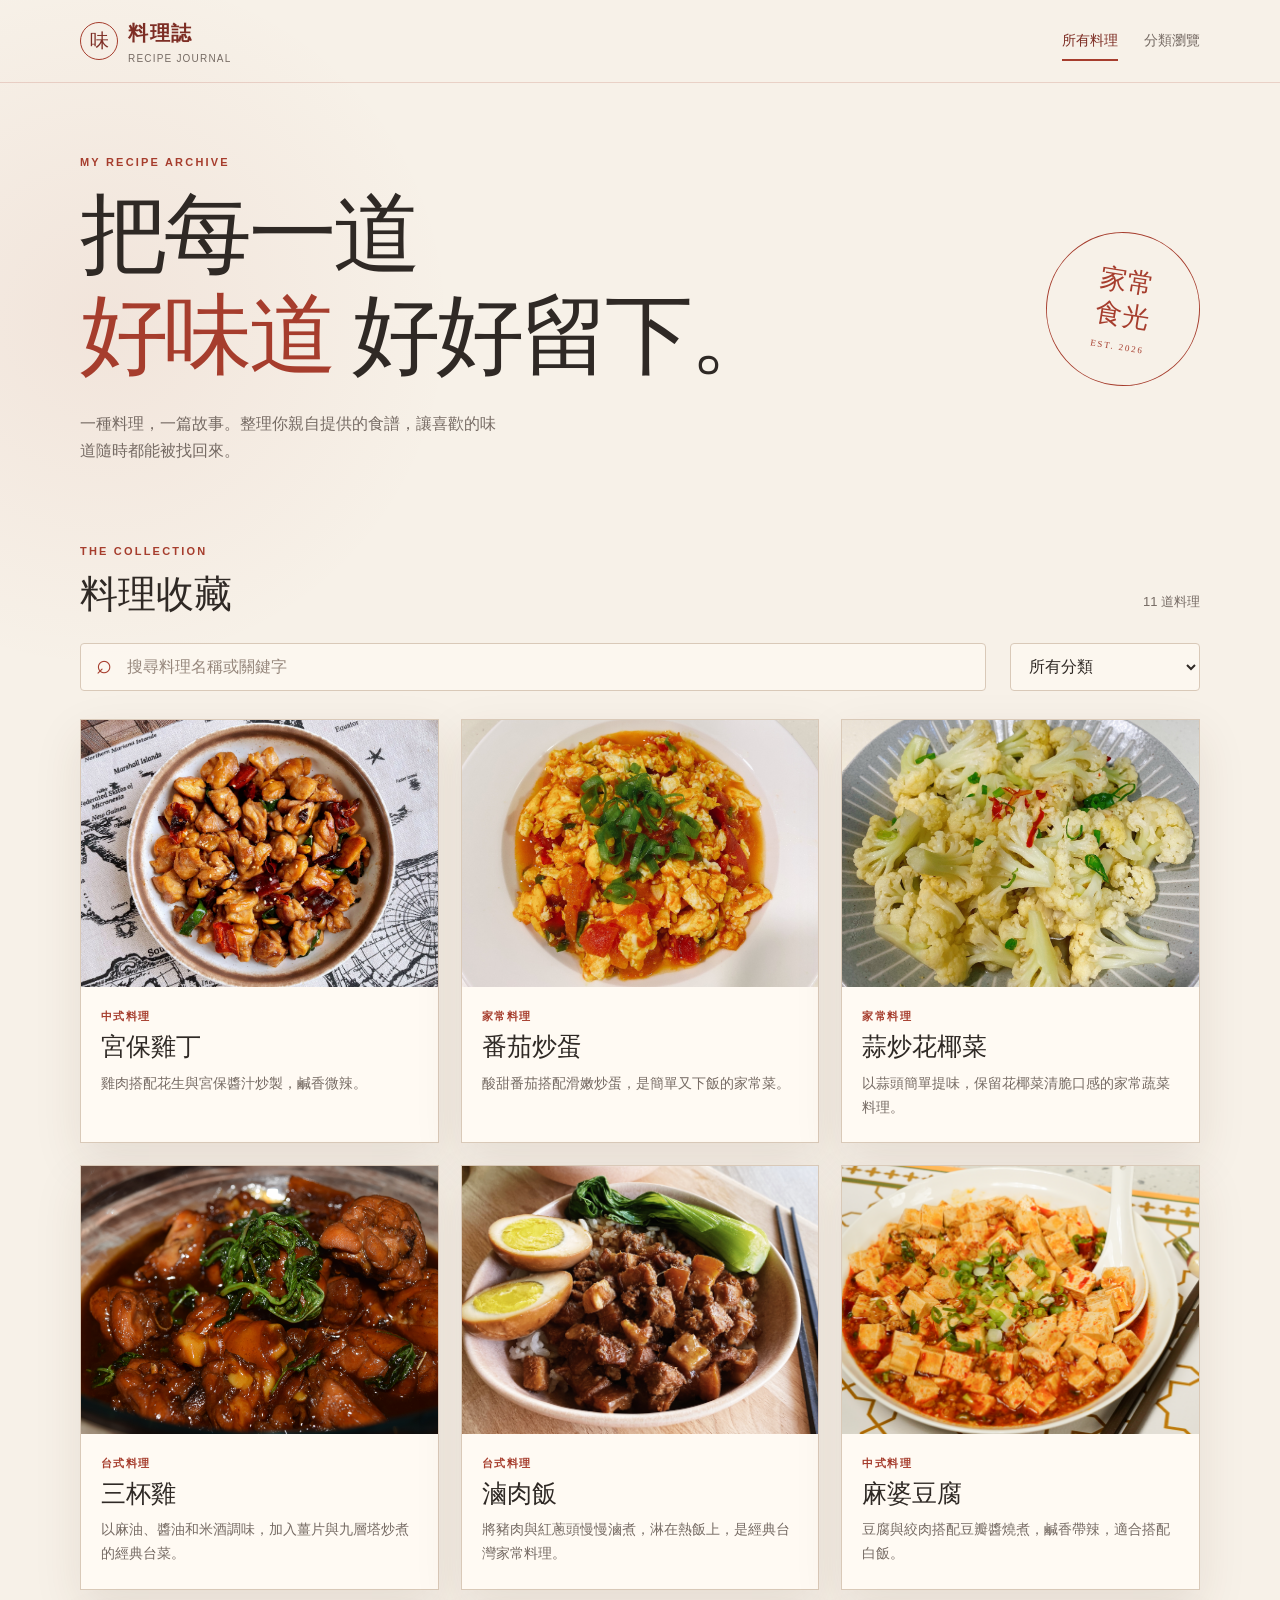
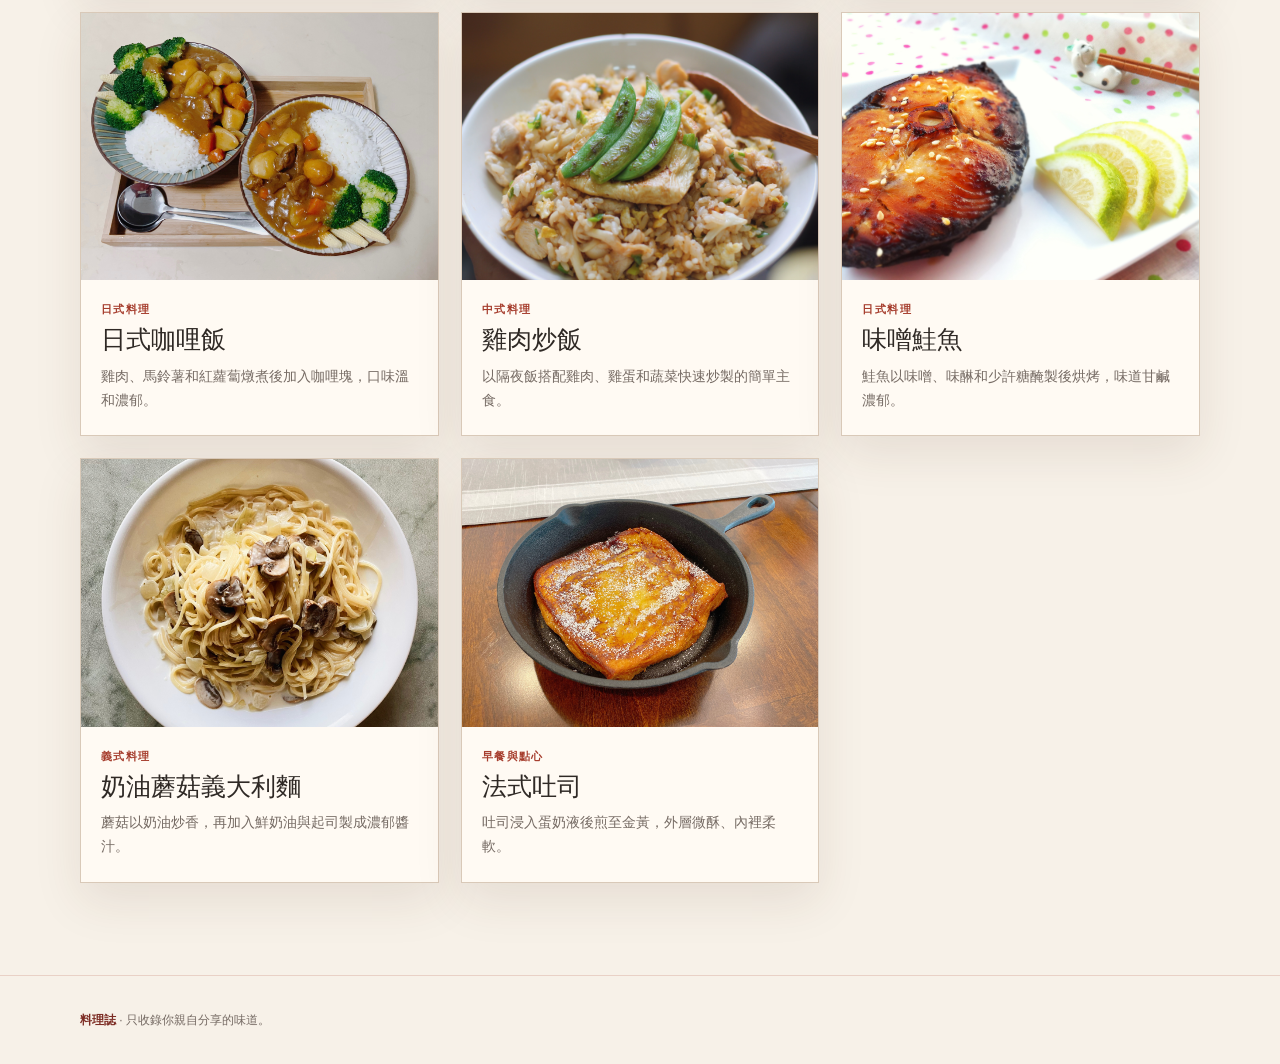
<file: index.html>
<!doctype html>
<html lang="zh-Hant">
  <head>
    <meta charset="utf-8">
    <meta name="viewport" content="width=device-width, initial-scale=1">
    <meta name="description" content="整理個人料理食譜的公開網站。">
    <title>料理誌｜料理食譜整理</title>
    <link rel="stylesheet" href="css/styles.css">
  </head>
  <body>
    <header class="site-header">
      <div class="page-shell header-inner">
        <a class="brand" href="index.html" aria-label="料理誌首頁">
          <span class="brand-mark" aria-hidden="true">味</span>
          <span>
            <strong>料理誌</strong>
            <small>Recipe journal</small>
          </span>
        </a>
        <nav class="site-nav" aria-label="主要導覽">
          <a class="is-current" href="index.html">所有料理</a>
          <a href="categories.html">分類瀏覽</a>
        </nav>
      </div>
    </header>

    <main>
      <section class="hero page-shell">
        <div class="hero-copy">
          <p class="eyebrow">MY RECIPE ARCHIVE</p>
          <h1>把每一道<br><em>好味道</em> 好好留下。</h1>
          <p class="hero-intro">一種料理，一篇故事。整理你親自提供的食譜，讓喜歡的味道隨時都能被找回來。</p>
        </div>
        <div class="hero-stamp" aria-hidden="true">
          <span>家常<br>食光</span>
          <small>EST. 2026</small>
        </div>
      </section>

      <section class="toolbar-section page-shell" aria-labelledby="recipe-list-title">
        <div class="section-heading">
          <div>
            <p class="eyebrow">THE COLLECTION</p>
            <h2 id="recipe-list-title">料理收藏</h2>
          </div>
          <p id="recipe-count" class="result-count" aria-live="polite"></p>
        </div>

        <div class="toolbar">
          <label class="search-field">
            <span class="sr-only">搜尋料理</span>
            <span class="search-icon" aria-hidden="true">⌕</span>
            <input id="recipe-search" type="search" placeholder="搜尋料理名稱或關鍵字" autocomplete="off">
          </label>
          <label class="select-field">
            <span class="sr-only">依分類篩選</span>
            <select id="category-filter">
              <option value="">所有分類</option>
            </select>
          </label>
        </div>

        <div id="recipe-list" class="recipe-grid" aria-live="polite"></div>
      </section>
    </main>

    <footer class="site-footer">
      <div class="page-shell footer-inner">
        <p><strong>料理誌</strong> · 只收錄你親自分享的味道。</p>
      </div>
    </footer>

    <script src="js/app.js"></script>
  </body>
</html>
</file>
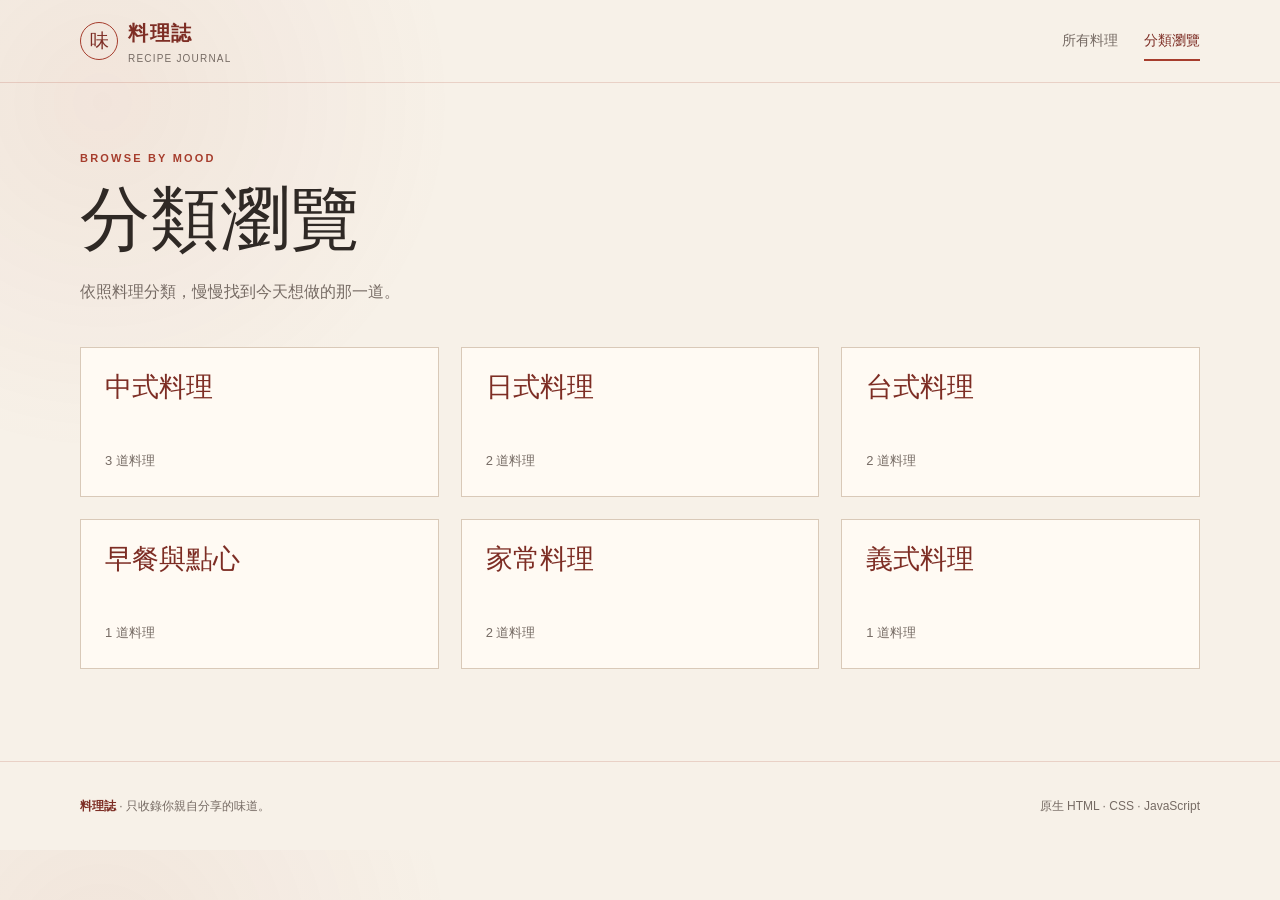
<file: categories.html>
<!doctype html>
<html lang="zh-Hant">
  <head>
    <meta charset="utf-8">
    <meta name="viewport" content="width=device-width, initial-scale=1">
    <meta name="description" content="依分類瀏覽料理食譜。">
    <title>分類瀏覽｜料理誌</title>
    <link rel="stylesheet" href="css/styles.css">
  </head>
  <body>
    <header class="site-header">
      <div class="page-shell header-inner">
        <a class="brand" href="index.html" aria-label="料理誌首頁">
          <span class="brand-mark" aria-hidden="true">味</span>
          <span>
            <strong>料理誌</strong>
            <small>Recipe journal</small>
          </span>
        </a>
        <nav class="site-nav" aria-label="主要導覽">
          <a href="index.html">所有料理</a>
          <a class="is-current" href="categories.html">分類瀏覽</a>
        </nav>
      </div>
    </header>

    <main class="page-shell page-content">
      <div class="page-title">
        <p class="eyebrow">BROWSE BY MOOD</p>
        <h1>分類瀏覽</h1>
        <p>依照料理分類，慢慢找到今天想做的那一道。</p>
      </div>
      <section id="category-list" class="category-grid" aria-label="料理分類" aria-live="polite"></section>
    </main>

    <footer class="site-footer">
      <div class="page-shell footer-inner">
        <p><strong>料理誌</strong> · 只收錄你親自分享的味道。</p>
        <p>原生 HTML · CSS · JavaScript</p>
      </div>
    </footer>

    <script src="js/categories.js"></script>
  </body>
</html>
</file>
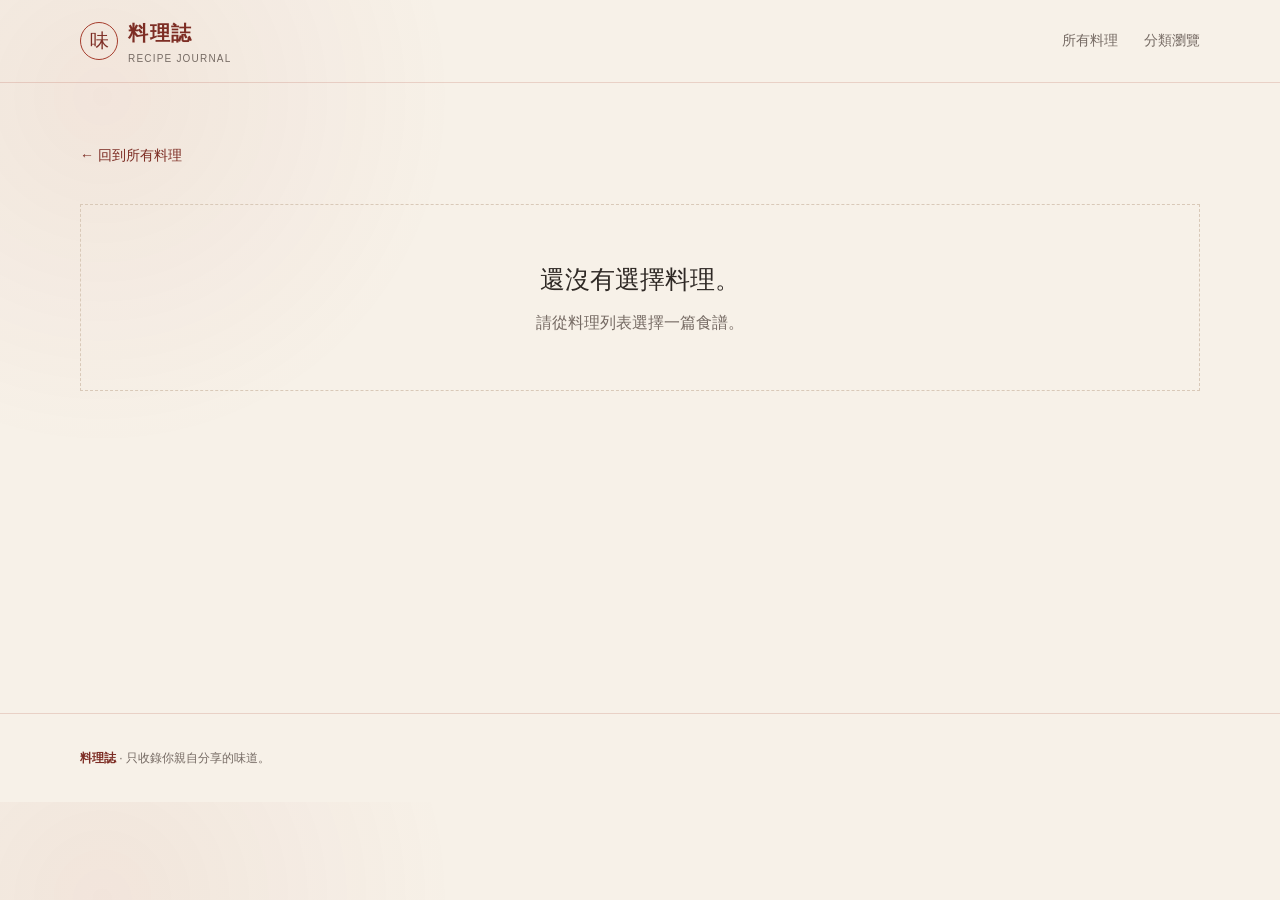
<file: recipe.html>
<!doctype html>
<html lang="zh-Hant">
  <head>
    <meta charset="utf-8">
    <meta name="viewport" content="width=device-width, initial-scale=1">
    <meta name="description" content="料理食譜詳細內容。">
    <title>料理詳細｜料理誌</title>
    <link rel="stylesheet" href="css/styles.css">
  </head>
  <body>
    <header class="site-header">
      <div class="page-shell header-inner">
        <a class="brand" href="index.html" aria-label="料理誌首頁">
          <span class="brand-mark" aria-hidden="true">味</span>
          <span>
            <strong>料理誌</strong>
            <small>Recipe journal</small>
          </span>
        </a>
        <nav class="site-nav" aria-label="主要導覽">
          <a href="index.html">所有料理</a>
          <a href="categories.html">分類瀏覽</a>
        </nav>
      </div>
    </header>

    <main id="recipe-detail" class="page-shell recipe-detail" aria-live="polite"></main>

    <footer class="site-footer">
      <div class="page-shell footer-inner">
        <p><strong>料理誌</strong> · 只收錄你親自分享的味道。</p>
      </div>
    </footer>
    <script src="js/recipe-page.js"></script>
  </body>
</html>
</file>
<file: css/styles.css>
:root {
  --paper: #f7f1e8;
  --paper-deep: #eee1d0;
  --ink: #2f2925;
  --muted: #766b64;
  --tomato: #a63d2d;
  --tomato-dark: #7d2d24;
  --line: #d9c9b8;
  --white: #fffaf3;
  --shadow: 0 18px 45px rgba(79, 45, 28, 0.1);
}

* {
  box-sizing: border-box;
}

html {
  scroll-behavior: smooth;
}

body {
  margin: 0;
  background:
    radial-gradient(circle at 8% 12%, rgba(166, 61, 45, 0.07), transparent 22rem),
    var(--paper);
  color: var(--ink);
  font-family: -apple-system, BlinkMacSystemFont, "PingFang TC", "Noto Sans TC", "Microsoft JhengHei", sans-serif;
  line-height: 1.7;
}

a {
  color: inherit;
}

button,
input,
select {
  font: inherit;
}

button,
a,
input,
select {
  outline-offset: 4px;
}

a:focus-visible,
button:focus-visible,
input:focus-visible,
select:focus-visible {
  outline: 3px solid var(--tomato);
}

.page-shell {
  width: min(1120px, calc(100% - 40px));
  margin: 0 auto;
}

.site-header {
  border-bottom: 1px solid rgba(166, 61, 45, 0.18);
}

.header-inner,
.footer-inner {
  display: flex;
  align-items: center;
  justify-content: space-between;
  gap: 24px;
  min-height: 82px;
}

.brand {
  display: inline-flex;
  align-items: center;
  gap: 10px;
  color: var(--tomato-dark);
  text-decoration: none;
}

.brand-mark {
  display: grid;
  width: 38px;
  height: 38px;
  place-items: center;
  border: 1px solid var(--tomato);
  border-radius: 50%;
  font-family: Georgia, "Noto Serif TC", serif;
  font-size: 19px;
}

.brand strong,
.brand small {
  display: block;
}

.brand strong {
  font-family: Georgia, "Noto Serif TC", serif;
  font-size: 20px;
  letter-spacing: 0.08em;
}

.brand small {
  color: var(--muted);
  font-size: 10px;
  letter-spacing: 0.12em;
  text-transform: uppercase;
}

.site-nav {
  display: flex;
  gap: 26px;
  color: var(--muted);
  font-size: 14px;
}

.site-nav a {
  position: relative;
  padding: 8px 0;
  text-decoration: none;
}

.site-nav a::after {
  position: absolute;
  right: 0;
  bottom: 0;
  left: 0;
  height: 2px;
  background: var(--tomato);
  content: "";
  opacity: 0;
  transform: scaleX(0.5);
  transition: opacity 160ms ease, transform 160ms ease;
}

.site-nav a:hover,
.site-nav a.is-current {
  color: var(--tomato-dark);
}

.site-nav a.is-current::after,
.site-nav a:hover::after {
  opacity: 1;
  transform: scaleX(1);
}

.hero {
  display: grid;
  grid-template-columns: 1fr auto;
  align-items: center;
  gap: 40px;
  min-height: 380px;
  padding: 70px 0 78px;
}

.eyebrow {
  margin: 0 0 12px;
  color: var(--tomato);
  font-size: 11px;
  font-weight: 700;
  letter-spacing: 0.2em;
}

h1,
h2,
h3 {
  margin: 0;
  font-family: Georgia, "Noto Serif TC", "Songti TC", serif;
  font-weight: 500;
  line-height: 1.15;
}

.hero h1 {
  max-width: 700px;
  font-size: clamp(44px, 8vw, 88px);
  letter-spacing: -0.04em;
}

.hero h1 em {
  color: var(--tomato);
  font-style: normal;
}

.hero-intro {
  max-width: 430px;
  margin: 24px 0 0;
  color: var(--muted);
  font-size: 16px;
}

.hero-stamp {
  display: grid;
  width: 154px;
  height: 154px;
  place-items: center;
  align-content: center;
  border: 1px solid var(--tomato);
  border-radius: 50%;
  color: var(--tomato);
  font-family: Georgia, "Noto Serif TC", serif;
  font-size: 27px;
  line-height: 1.25;
  text-align: center;
  transform: rotate(9deg);
}

.hero-stamp small {
  margin-top: 9px;
  font-family: inherit;
  font-size: 9px;
  letter-spacing: 0.2em;
}

.toolbar-section {
  padding-bottom: 92px;
}

.section-heading,
.toolbar {
  display: flex;
  align-items: end;
  justify-content: space-between;
  gap: 24px;
}

.section-heading {
  margin-bottom: 26px;
}

.section-heading h2 {
  font-size: 38px;
}

.result-count {
  margin: 0 0 4px;
  color: var(--muted);
  font-size: 13px;
}

.toolbar {
  align-items: center;
  margin-bottom: 28px;
}

.search-field,
.select-field {
  position: relative;
  display: block;
}

.search-field {
  flex: 1;
}

.search-field input,
.select-field select {
  width: 100%;
  min-height: 48px;
  border: 1px solid var(--line);
  border-radius: 4px;
  background: rgba(255, 250, 243, 0.7);
  color: var(--ink);
}

.search-field input {
  padding: 0 18px 0 46px;
}

.search-field input::placeholder {
  color: #96877c;
}

.search-icon {
  position: absolute;
  top: 8px;
  left: 16px;
  color: var(--tomato);
  font-size: 27px;
  line-height: 1;
  pointer-events: none;
}

.select-field {
  width: 190px;
}

.select-field select {
  padding: 0 14px;
}

.recipe-grid,
.category-grid {
  display: grid;
  grid-template-columns: repeat(3, 1fr);
  gap: 22px;
}

.recipe-card {
  overflow: hidden;
  border: 1px solid var(--line);
  background: var(--white);
  box-shadow: var(--shadow);
  transition: transform 180ms ease, box-shadow 180ms ease;
}

.recipe-card:hover {
  box-shadow: 0 22px 50px rgba(79, 45, 28, 0.16);
  transform: translateY(-4px);
}

.recipe-card-link {
  display: block;
  height: 100%;
  text-decoration: none;
}

.recipe-card-image,
.recipe-card-placeholder {
  display: grid;
  width: 100%;
  aspect-ratio: 4 / 3;
  place-items: center;
  background: var(--paper-deep);
}

.recipe-card-image {
  object-fit: cover;
}

.recipe-card-placeholder {
  color: var(--tomato);
  font-family: Georgia, "Noto Serif TC", serif;
  font-size: 30px;
}

.recipe-card-body {
  padding: 20px 20px 23px;
}

.recipe-card-category {
  margin: 0 0 7px;
  color: var(--tomato);
  font-size: 11px;
  font-weight: 700;
  letter-spacing: 0.13em;
}

.recipe-card h3 {
  font-size: 25px;
}

.recipe-card-description {
  display: -webkit-box;
  overflow: hidden;
  margin: 10px 0 0;
  color: var(--muted);
  font-size: 14px;
  -webkit-box-orient: vertical;
  -webkit-line-clamp: 2;
}

.empty-state {
  grid-column: 1 / -1;
  padding: 54px 24px;
  border: 1px dashed var(--line);
  color: var(--muted);
  text-align: center;
}

.empty-state strong {
  display: block;
  margin-bottom: 8px;
  color: var(--ink);
  font-family: Georgia, "Noto Serif TC", serif;
  font-size: 25px;
  font-weight: 500;
}

.page-content {
  min-height: 580px;
  padding-top: 66px;
  padding-bottom: 92px;
}

.page-title {
  max-width: 600px;
  margin-bottom: 42px;
}

.page-title h1 {
  font-size: clamp(42px, 6vw, 70px);
}

.page-title p:last-child {
  margin: 18px 0 0;
  color: var(--muted);
}

.category-card {
  display: flex;
  min-height: 150px;
  flex-direction: column;
  justify-content: space-between;
  padding: 24px;
  border: 1px solid var(--line);
  background: var(--white);
  text-decoration: none;
  transition: border-color 160ms ease, transform 160ms ease;
}

.category-card:hover {
  border-color: var(--tomato);
  transform: translateY(-3px);
}

.category-card h2 {
  color: var(--tomato-dark);
  font-size: 27px;
}

.category-card span {
  color: var(--muted);
  font-size: 13px;
}

.recipe-detail {
  min-height: 630px;
  padding-top: 58px;
  padding-bottom: 96px;
}

.back-link {
  display: inline-flex;
  margin-bottom: 36px;
  color: var(--tomato-dark);
  font-size: 14px;
  text-decoration: none;
}

.recipe-detail-header {
  display: grid;
  grid-template-columns: minmax(0, 0.9fr) minmax(0, 1.1fr);
  gap: clamp(28px, 6vw, 80px);
  align-items: center;
  margin-bottom: 58px;
}

.recipe-detail-image {
  width: 100%;
  max-height: 530px;
  aspect-ratio: 4 / 3;
  object-fit: cover;
}

.recipe-detail-copy h1 {
  margin-top: 8px;
  font-size: clamp(42px, 6vw, 76px);
}

.recipe-detail-description {
  max-width: 520px;
  margin: 24px 0 0;
  color: var(--muted);
  font-size: 17px;
}

.recipe-meta {
  display: flex;
  flex-wrap: wrap;
  gap: 10px 24px;
  margin: 26px 0 0;
  color: var(--muted);
  font-size: 13px;
}

.recipe-meta span {
  display: inline-flex;
  align-items: center;
  gap: 7px;
}

.recipe-meta span::before {
  display: inline-block;
  width: 5px;
  height: 5px;
  border-radius: 50%;
  background: var(--tomato);
  content: "";
}

.recipe-columns {
  display: grid;
  grid-template-columns: minmax(220px, 0.75fr) minmax(0, 1.25fr);
  gap: 60px;
  padding-top: 42px;
  border-top: 1px solid var(--line);
}

.recipe-columns h2 {
  margin-bottom: 20px;
  color: var(--tomato-dark);
  font-size: 30px;
}

.ingredient-list,
.step-list {
  margin: 0;
  padding: 0;
}

.ingredient-list {
  list-style: none;
}

.ingredient-list li {
  display: flex;
  justify-content: space-between;
  gap: 20px;
  padding: 11px 0;
  border-bottom: 1px solid rgba(217, 201, 184, 0.7);
}

.ingredient-amount {
  color: var(--muted);
  text-align: right;
}

.step-list {
  padding-left: 32px;
}

.step-list li {
  margin-bottom: 18px;
  padding-left: 8px;
}

.step-list li::marker {
  color: var(--tomato);
  font-family: Georgia, "Noto Serif TC", serif;
  font-size: 20px;
}

.recipe-notes {
  margin-top: 36px;
  padding: 20px;
  border-left: 3px solid var(--tomato);
  background: var(--paper-deep);
}

.recipe-notes h2 {
  margin-bottom: 8px;
  font-size: 22px;
}

.recipe-notes ul {
  margin: 0;
  padding-left: 20px;
}

.site-footer {
  border-top: 1px solid rgba(166, 61, 45, 0.18);
  color: var(--muted);
  font-size: 12px;
}

.footer-inner {
  min-height: 88px;
}

.footer-inner p {
  margin: 0;
}

.footer-inner strong {
  color: var(--tomato-dark);
}

.sr-only {
  position: absolute;
  width: 1px;
  height: 1px;
  overflow: hidden;
  padding: 0;
  border: 0;
  clip: rect(0, 0, 0, 0);
  white-space: nowrap;
}

@media (max-width: 760px) {
  .page-shell {
    width: min(100% - 28px, 1120px);
  }

  .header-inner {
    min-height: 72px;
  }

  .site-nav {
    gap: 15px;
    font-size: 13px;
  }

  .hero {
    grid-template-columns: 1fr;
    min-height: auto;
    padding: 58px 0 68px;
  }

  .hero-stamp {
    width: 114px;
    height: 114px;
    justify-self: end;
    font-size: 21px;
  }

  .hero-stamp small {
    font-size: 7px;
  }

  .section-heading,
  .toolbar {
    align-items: stretch;
    flex-direction: column;
  }

  .section-heading {
    gap: 8px;
  }

  .section-heading h2 {
    font-size: 34px;
  }

  .result-count {
    margin: 0;
  }

  .select-field {
    width: 100%;
  }

  .recipe-grid,
  .category-grid {
    grid-template-columns: 1fr;
  }

  .recipe-detail-header,
  .recipe-columns {
    grid-template-columns: 1fr;
    gap: 32px;
  }

  .recipe-detail {
    padding-top: 36px;
  }

  .recipe-detail-copy h1 {
    font-size: 48px;
  }

  .footer-inner {
    align-items: flex-start;
    flex-direction: column;
    justify-content: center;
    gap: 4px;
    padding: 20px 0;
  }
}
</file>
